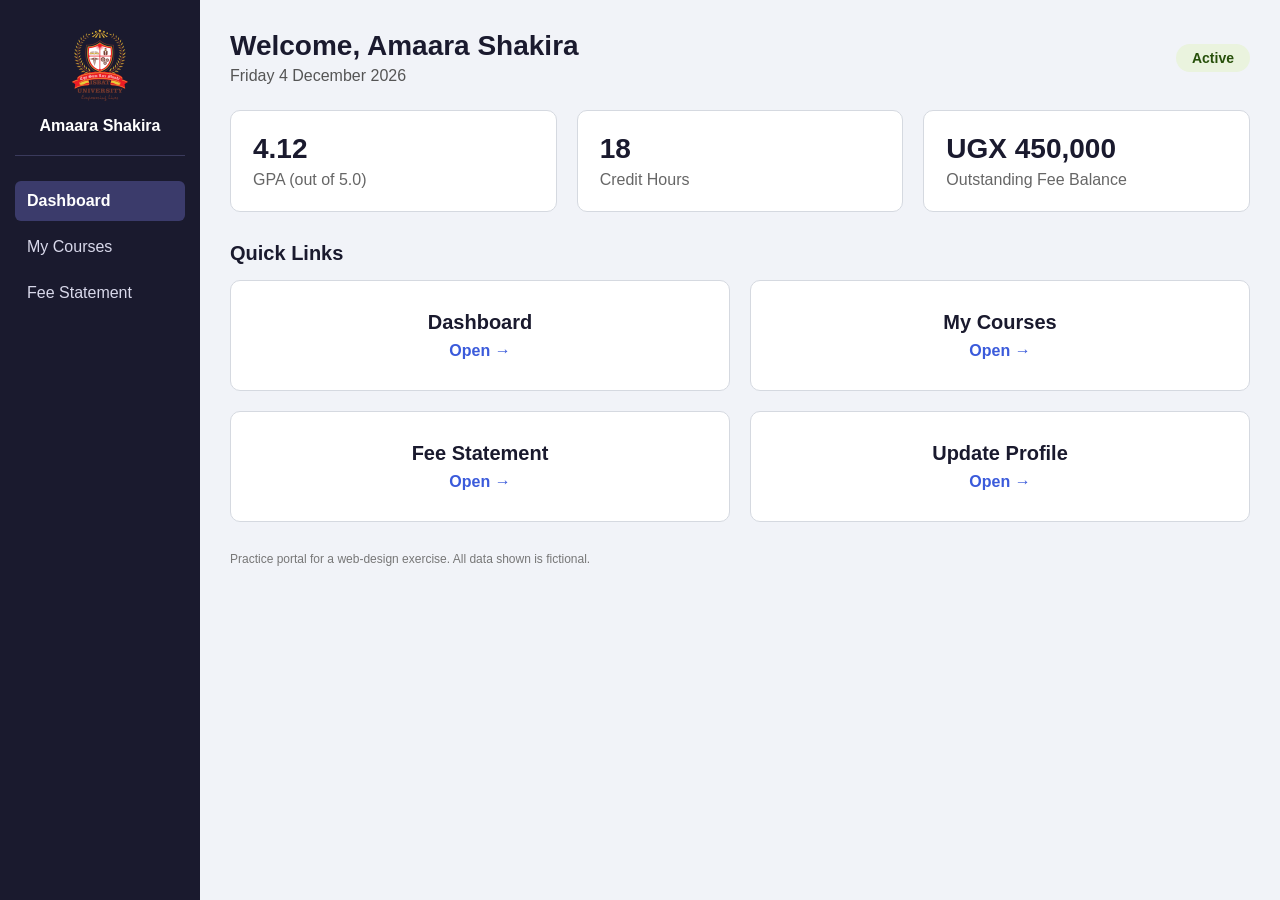
<file: index.html>
<!DOCTYPE html>
<html lang="en">

<head>
    <meta charset="UTF-8">
    <meta name="viewport" content="width=device-width, initial-scale=1.0">
    <title>Dashboard | ISBAT Student Portal (Practice)</title>
    <link rel="stylesheet" href="portal.css">
    <style>
        /* Quick-links grid (2 x 2) */
        
        .quick-links {
            display: grid;
            grid-template-columns: repeat(2, 1fr);
            gap: 20px;
        }
        
        .quick-card {
            display: block;
            background-color: #ffffff;
            border: 1px solid #d5d9e0;
            border-radius: 10px;
            padding: 30px 20px;
            text-align: center;
            text-decoration: none;
            color: #1A1A2E;
        }
        
        .quick-card .label {
            display: block;
            font-size: 20px;
            font-weight: bold;
            margin-bottom: 8px;
        }
        
        .quick-card .go {
            color: #3b5bdb;
            font-weight: bold;
        }
        
        .quick-card:hover {
            border-color: #1A1A2E;
            background-color: #f3f4f9;
        }
    </style>
</head>

<body>

    <aside class="sidebar">
        <img class="sidebar-logo" src="isbat-logo.png" alt="ISBAT logo placeholder">
        <p class="student-name">Amaara Shakira</p>
        <nav class="side-nav">
            <a href="index.html" class="active">Dashboard</a>
            <a href="courses.html">My Courses</a>
            <a href="fees.html">Fee Statement</a>
        </nav>
    </aside>

    <div class="main">
        <header class="topbar">
            <div>
                <h1>Welcome, Amaara Shakira</h1>
                <p class="today" id="today">Friday, 27 November 2026</p>
            </div>
            <span class="badge" style="background-color:#EAF3DE; color:#27500A;">Active</span>
        </header>

        <section class="metrics">
            <article class="metric-card">
                <p class="metric-value">4.12</p>
                <p class="metric-label">GPA (out of 5.0)</p>
            </article>
            <article class="metric-card">
                <p class="metric-value">18</p>
                <p class="metric-label">Credit Hours</p>
            </article>
            <article class="metric-card">
                <p class="metric-value">UGX 450,000</p>
                <p class="metric-label">Outstanding Fee Balance</p>
            </article>
        </section>

        <section>
            <h2 class="section-title">Quick Links</h2>
            <div class="quick-links">
                <a class="quick-card" href="index.html">
                    <span class="label">Dashboard</span>
                    <span class="go">Open &rarr;</span>
                </a>
                <a class="quick-card" href="courses.html">
                    <span class="label">My Courses</span>
                    <span class="go">Open &rarr;</span>
                </a>
                <a class="quick-card" href="fees.html">
                    <span class="label">Fee Statement</span>
                    <span class="go">Open &rarr;</span>
                </a>
                <a class="quick-card" href="profile.html">
                    <span class="label">Update Profile</span>
                    <span class="go">Open &rarr;</span>
                </a>
            </div>
        </section>

        <script>
            // Show today's date (falls back to the text already in the page)
            var el = document.getElementById("today");
            el.textContent = new Date().toLocaleDateString("en-GB", {
                weekday: "long",
                day: "numeric",
                month: "long",
                year: "numeric"
            });
        </script>
        <p class="practice-note">Practice portal for a web-design exercise. All data shown is fictional.</p>
    </div>

</body>

</html>
</file>
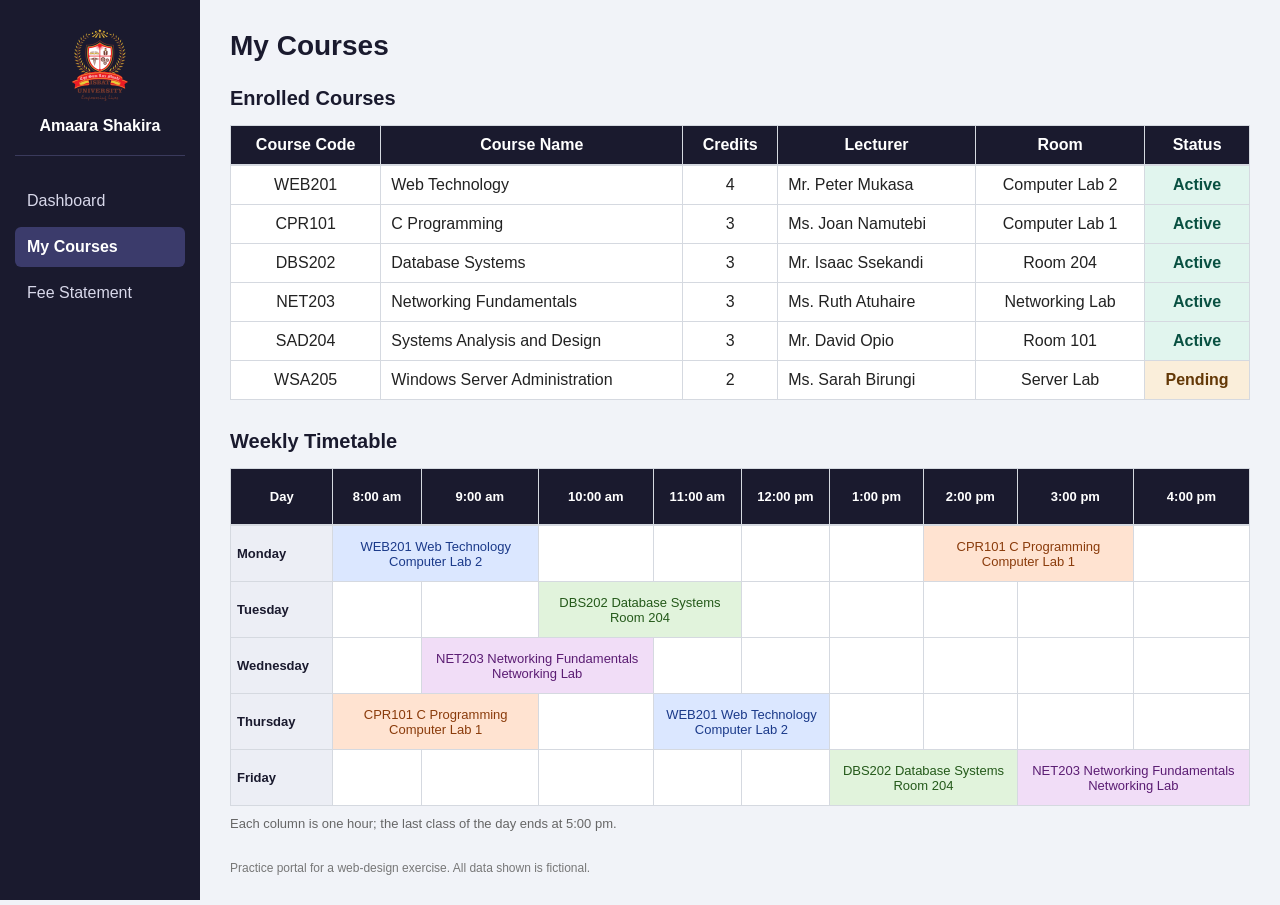
<file: courses.html>
<!DOCTYPE html>
<html lang="en">

<head>
    <meta charset="UTF-8">
    <meta name="viewport" content="width=device-width, initial-scale=1.0">
    <title>My Courses | ISBAT Student Portal (Practice)</title>
    <link rel="stylesheet" href="portal.css">
    <style>
        /* Timetable course colours */
        
        .webtech {
            background-color: #dbe7ff;
            color: #1b3a8a;
        }
        
        .cprog {
            background-color: #ffe3d1;
            color: #8a3b0b;
        }
        
        .dbms {
            background-color: #e1f3dc;
            color: #24591a;
        }
        
        .network {
            background-color: #f1ddf7;
            color: #5b1d73;
        }
    </style>
</head>

<body>

    <aside class="sidebar">
        <img class="sidebar-logo" src="isbat-logo.png" alt="ISBAT logo placeholder">
        <p class="student-name">Amaara Shakira</p>
        <nav class="side-nav">
            <a href="dashboard.html">Dashboard</a>
            <a href="courses.html" class="active">My Courses</a>
            <a href="fees.html">Fee Statement</a>
        </nav>
    </aside>

    <div class="main">
        <header class="topbar">
            <h1>My Courses</h1>
        </header>

        <section>
            <h2 class="section-title">Enrolled Courses</h2>
            <div class="table-wrap">
                <table class="grid-table">
                    <caption class="sr-only">Enrolled courses this semester</caption>
                    <thead>
                        <tr>
                            <th scope="col">Course Code</th>
                            <th scope="col">Course Name</th>
                            <th scope="col">Credits</th>
                            <th scope="col">Lecturer</th>
                            <th scope="col">Room</th>
                            <th scope="col">Status</th>
                        </tr>
                    </thead>
                    <tbody>
                        <tr>
                            <td>WEB201</td>
                            <td class="left">Web Technology</td>
                            <td>4</td>
                            <td class="left">Mr. Peter Mukasa</td>
                            <td>Computer Lab 2</td>
                            <td class="status-cell" style="background-color:#E1F5EE; color:#085041;">Active</td>
                        </tr>
                        <tr>
                            <td>CPR101</td>
                            <td class="left">C Programming</td>
                            <td>3</td>
                            <td class="left">Ms. Joan Namutebi</td>
                            <td>Computer Lab 1</td>
                            <td class="status-cell" style="background-color:#E1F5EE; color:#085041;">Active</td>
                        </tr>
                        <tr>
                            <td>DBS202</td>
                            <td class="left">Database Systems</td>
                            <td>3</td>
                            <td class="left">Mr. Isaac Ssekandi</td>
                            <td>Room 204</td>
                            <td class="status-cell" style="background-color:#E1F5EE; color:#085041;">Active</td>
                        </tr>
                        <tr>
                            <td>NET203</td>
                            <td class="left">Networking Fundamentals</td>
                            <td>3</td>
                            <td class="left">Ms. Ruth Atuhaire</td>
                            <td>Networking Lab</td>
                            <td class="status-cell" style="background-color:#E1F5EE; color:#085041;">Active</td>
                        </tr>
                        <tr>
                            <td>SAD204</td>
                            <td class="left">Systems Analysis and Design</td>
                            <td>3</td>
                            <td class="left">Mr. David Opio</td>
                            <td>Room 101</td>
                            <td class="status-cell" style="background-color:#E1F5EE; color:#085041;">Active</td>
                        </tr>
                        <tr>
                            <td>WSA205</td>
                            <td class="left">Windows Server Administration</td>
                            <td>2</td>
                            <td class="left">Ms. Sarah Birungi</td>
                            <td>Server Lab</td>
                            <td class="status-cell" style="background-color:#FAEEDA; color:#633806;">Pending</td>
                        </tr>
                    </tbody>
                </table>
            </div>
        </section>

        <section>
            <h2 class="section-title">Weekly Timetable</h2>
            <div class="table-wrap">
                <table class="grid-table timetable">
                    <caption class="sr-only">Weekly timetable, Monday to Friday, 8am to 5pm</caption>
                    <thead>
                        <tr>
                            <th scope="col">Day</th>
                            <th scope="col">8:00 am</th>
                            <th scope="col">9:00 am</th>
                            <th scope="col">10:00 am</th>
                            <th scope="col">11:00 am</th>
                            <th scope="col">12:00 pm</th>
                            <th scope="col">1:00 pm</th>
                            <th scope="col">2:00 pm</th>
                            <th scope="col">3:00 pm</th>
                            <th scope="col">4:00 pm</th>
                        </tr>
                    </thead>
                    <tbody>
                        <tr>
                            <th scope="row">Monday</th>
                            <td colspan="2" class="webtech">WEB201 Web Technology<br>Computer Lab 2</td>
                            <td></td>
                            <td></td>
                            <td></td>
                            <td></td>
                            <td colspan="2" class="cprog">CPR101 C Programming<br>Computer Lab 1</td>
                            <td></td>
                        </tr>
                        <tr>
                            <th scope="row">Tuesday</th>
                            <td></td>
                            <td></td>
                            <td colspan="2" class="dbms">DBS202 Database Systems<br>Room 204</td>
                            <td></td>
                            <td></td>
                            <td></td>
                            <td></td>
                            <td></td>
                        </tr>
                        <tr>
                            <th scope="row">Wednesday</th>
                            <td></td>
                            <td colspan="2" class="network">NET203 Networking Fundamentals<br>Networking Lab</td>
                            <td></td>
                            <td></td>
                            <td></td>
                            <td></td>
                            <td></td>
                            <td></td>
                        </tr>
                        <tr>
                            <th scope="row">Thursday</th>
                            <td colspan="2" class="cprog">CPR101 C Programming<br>Computer Lab 1</td>
                            <td></td>
                            <td colspan="2" class="webtech">WEB201 Web Technology<br>Computer Lab 2</td>
                            <td></td>
                            <td></td>
                            <td></td>
                            <td></td>
                        </tr>
                        <tr>
                            <th scope="row">Friday</th>
                            <td></td>
                            <td></td>
                            <td></td>
                            <td></td>
                            <td></td>
                            <td colspan="2" class="dbms">DBS202 Database Systems<br>Room 204</td>
                            <td colspan="2" class="network">NET203 Networking Fundamentals<br>Networking Lab</td>
                        </tr>
                    </tbody>
                </table>
            </div>
            <p class="table-note">Each column is one hour; the last class of the day ends at 5:00 pm.</p>
        </section>
        <p class="practice-note">Practice portal for a web-design exercise. All data shown is fictional.</p>
    </div>

</body>

</html>
</file>
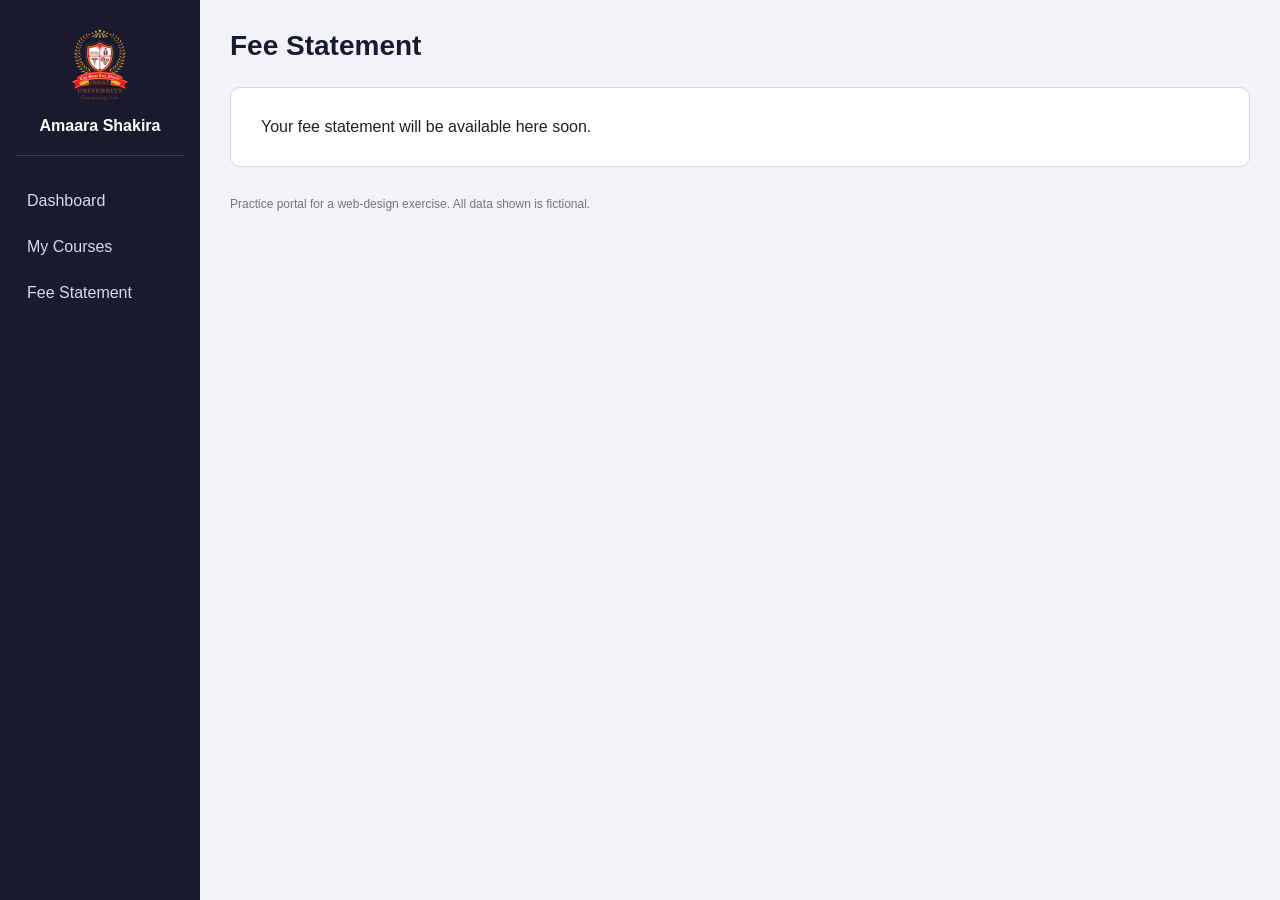
<file: fees.html>
<!DOCTYPE html>
<html lang="en">

<head>
    <meta charset="UTF-8">
    <meta name="viewport" content="width=device-width, initial-scale=1.0">
    <title>Upadate Profile | ISBAT Student Portal (Practice)</title>
    <link rel="stylesheet" href="portal.css">
</head>

<body>

    <aside class="sidebar">
        <img class="sidebar-logo" src="isbat-logo.png" alt="ISBAT logo placeholder">
        <p class="student-name">Amaara Shakira</p>
        <nav class="side-nav">
            <a href="dashboard.html">Dashboard</a>
            <a href="courses.html">My Courses</a>
            <a href="fees.html">Fee Statement</a>
        </nav>
    </aside>

    <div class="main">
        <header class="topbar">
            <h1>Fee Statement</h1>
        </header>
        <p class="placeholder-text">Your fee statement will be available here soon.</p>
        <p class="practice-note">Practice portal for a web-design exercise. All data shown is fictional.</p>
    </div>

</body>

</html>
</file>
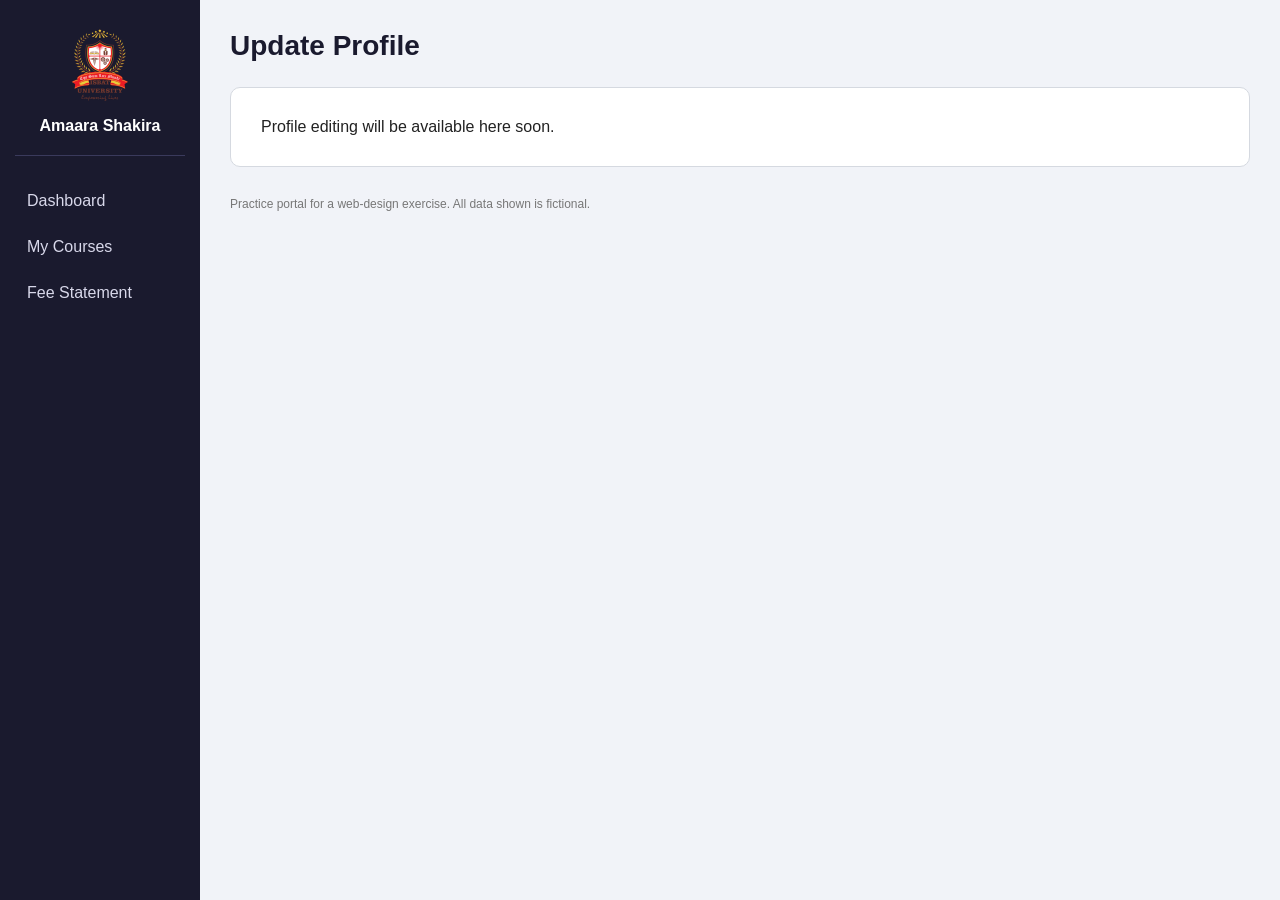
<file: profile.html>
<!DOCTYPE html>
<html lang="en">

<head>
    <meta charset="UTF-8">
    <meta name="viewport" content="width=device-width, initial-scale=1.0">
    <title>Update Profile | ISBAT Student Portal (Practice)</title>
    <link rel="stylesheet" href="portal.css">
</head>

<body>

    <aside class="sidebar">
        <img class="sidebar-logo" src="isbat-logo.png" alt="ISBAT logo placeholder">
        <p class="student-name">Amaara Shakira</p>
        <nav class="side-nav">
            <a href="dashboard.html">Dashboard</a>
            <a href="courses.html">My Courses</a>
            <a href="fees.html">Fee Statement</a>
        </nav>
    </aside>

    <div class="main">
        <header class="topbar">
            <h1>Update Profile</h1>
        </header>
        <p class="placeholder-text">Profile editing will be available here soon.</p>
        <p class="practice-note">Practice portal for a web-design exercise. All data shown is fictional.</p>
    </div>

</body>

</html>
</file>
<file: portal.css>
/*  Reset & base  */

* {
    margin: 0;
    padding: 0;
    box-sizing: border-box;
}

body {
    font-family: Arial, Helvetica, sans-serif;
    color: #222222;
    background-color: #f1f3f8;
}

.sr-only {
    position: absolute;
    width: 1px;
    height: 1px;
    overflow: hidden;
    clip: rect(0, 0, 0, 0);
    white-space: nowrap;
}


/* Fixed sidebar  */

.sidebar {
    position: fixed;
    top: 0;
    left: 0;
    width: 200px;
    height: 100%;
    background-color: #1A1A2E;
    color: #ffffff;
    padding: 25px 15px;
    text-align: center;
}

.sidebar-logo {
    width: 80px;
    height: 80px;
    display: block;
    margin: 0 auto 12px auto;
}

.student-name {
    font-weight: bold;
    margin-bottom: 25px;
    padding-bottom: 20px;
    border-bottom: 1px solid #3a3a5c;
}

.side-nav a {
    display: block;
    color: #d8d8ea;
    text-decoration: none;
    text-align: left;
    padding: 11px 12px;
    border-radius: 6px;
    margin-bottom: 6px;
}

.side-nav a:hover {
    background-color: #2c2c4d;
    color: #ffffff;
}

.side-nav a.active {
    background-color: #3b3b6b;
    color: #ffffff;
    font-weight: bold;
}


/*  Main area  */

.main {
    margin-left: 200px;
    padding: 30px;
}

.topbar {
    display: flex;
    justify-content: space-between;
    align-items: center;
    margin-bottom: 25px;
}

.topbar h1 {
    color: #1A1A2E;
    font-size: 28px;
}

.today {
    color: #555555;
    margin-top: 5px;
}


/* Badge shape (colours are set inline where it is used) */

.badge {
    display: inline-block;
    padding: 6px 16px;
    border-radius: 20px;
    font-weight: bold;
    font-size: 14px;
}

.section-title {
    color: #1A1A2E;
    font-size: 20px;
    margin: 10px 0 15px 0;
}


/*  Metric cards (Flexbox)  */

.metrics {
    display: flex;
    flex-wrap: wrap;
    gap: 20px;
    margin-bottom: 30px;
}

.metric-card {
    flex: 1 1 180px;
    background-color: #ffffff;
    border: 1px solid #d5d9e0;
    border-radius: 10px;
    padding: 22px;
}

.metric-value {
    color: #1A1A2E;
    font-size: 28px;
    font-weight: bold;
    margin-bottom: 6px;
}

.metric-label {
    color: #666666;
}


/*  Tables  */

.table-wrap {
    overflow-x: auto;
    margin-bottom: 30px;
}

.grid-table {
    width: 100%;
    border-collapse: collapse;
    background-color: #ffffff;
}

.grid-table th,
.grid-table td {
    border: 1px solid #d5d9e0;
    padding: 10px;
    text-align: center;
}

.grid-table td.left {
    text-align: left;
}

.grid-table thead th {
    background-color: #1A1A2E;
    color: #ffffff;
}

.status-cell {
    font-weight: bold;
}


/* Timetable layout */

.timetable th,
.timetable td {
    font-size: 13px;
    padding: 8px 6px;
    min-width: 80px;
    height: 56px;
}

.timetable tbody th {
    background-color: #eceef5;
    color: #1A1A2E;
    text-align: left;
    min-width: 95px;
}

.table-note {
    color: #666666;
    font-size: 13px;
    margin: -20px 0 20px 0;
}


/*  Misc  */

.placeholder-text {
    background-color: #ffffff;
    border: 1px solid #d5d9e0;
    border-radius: 10px;
    padding: 30px;
}

.practice-note {
    margin-top: 30px;
    font-size: 12px;
    color: #777777;
}


/*  Small screens  */

@media (max-width: 800px) {
    .sidebar {
        position: static;
        width: 100%;
        height: auto;
    }
    .main {
        margin-left: 0;
        padding: 15px;
    }
}
</file>
